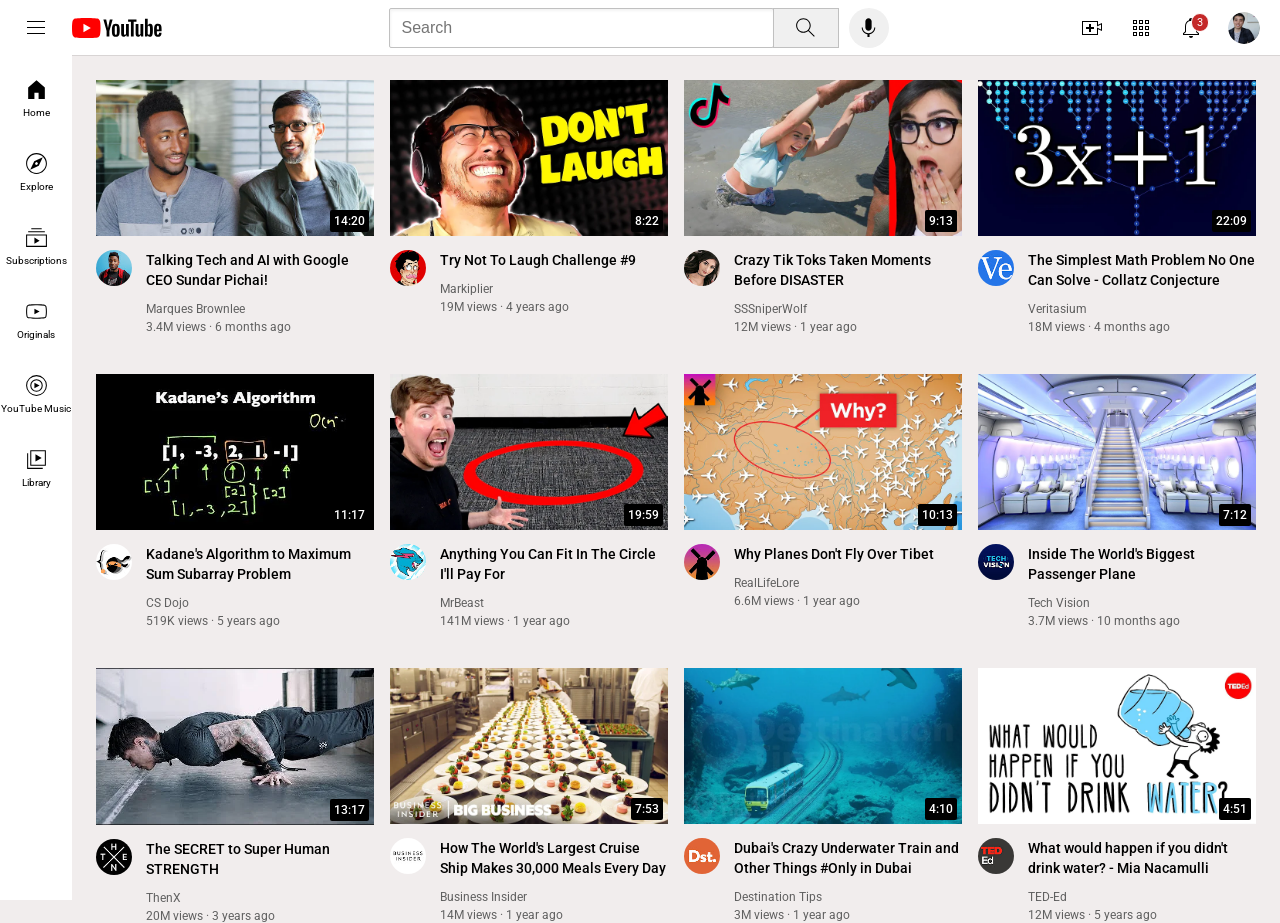
<file: index.html>
<!DOCTYPE html>
<html>
  <head>
    <title>YouTube Clone</title>
    <link rel="preconnect" href="https://fonts.googleapis.com" />
    <link rel="preconnect" href="https://fonts.gstatic.com" crossorigin />
    <link
      href="https://fonts.googleapis.com/css2?family=Roboto:wght@400;500;700&display=swap"
      rel="stylesheet"
    />
    <link rel="stylesheet" href="styles/general.css" />
    <link rel="stylesheet" href="styles/header.css" />
    <link rel="stylesheet" href="styles/video.css" />
    <link rel="stylesheet" href="styles/sidebar.css" />
  </head>

  <body>
    <header class="header">
      <div class="left-section">
        <img class="hamburger-menu" src="icons/hamburger-menu.svg" />
        <img class="youtube-logo" src="icons/youtube-logo.svg" />
      </div>

      <div class="middle-section">
        <input class="search-bar" type="text" placeholder="Search" />
        <button class="search-button">
          <img class="search-icon" src="icons/search.svg" />
          <div class="tooltip">Search</div>
        </button>

        <!-- Put position absolute inside position relative -->
        <button class="voice-search-button">
          <img class="voice-search-icon" src="icons/voice-search-icon.svg" />
          <div class="tooltip">Search with your voice</div>
        </button>
      </div>

      <div class="right-section">
        <div class="upload-icon-container">
          <img class="upload-icon" src="icons/upload.svg" />
          <div class="tooltip">Create</div>
        </div>
        <div class="youtube-apps-icon-container">
          <img class="youtube-apps-icon" src="icons/youtube-apps.svg" />
          <div class="tooltip">Youtube Apps</div>
        </div>
        <div class="notifications-icon-container">
          <img class="notifications-icon" src="icons/notifications.svg" />
          <div class="notifications-count">3</div>
          <div class="tooltip">Notifications</div>
        </div>
        <img
          class="current-user-picture"
          src="channel-pictures/my-channel.jpeg"
        />
      </div>
    </header>

    <nav class="sidebar">
      <div class="sidebar-link">
        <img src="icons/home.svg" />
        <div>Home</div>
      </div>
      <div class="sidebar-link">
        <img src="icons/explore.svg" />
        <div>Explore</div>
      </div>
      <div class="sidebar-link">
        <img src="icons/subscriptions.svg" />
        <div>Subscriptions</div>
      </div>
      <div class="sidebar-link">
        <img src="icons/originals.svg" />
        <div>Originals</div>
      </div>
      <div class="sidebar-link">
        <img src="icons/youtube-music.svg" />
        <div>YouTube Music</div>
      </div>
      <div class="sidebar-link">
        <img src="icons/library.svg" />
        <div>Library</div>
      </div>
    </nav>

    <main>
      <section class="video-grid">
        <div class="video-preview">
          <div class="thumbnail-row">
            <a href="https://youtu.be/n2RNcPRtAiY?si=3Nkg2Urz44gCgL9S">
              <img class="thumbnail" src="thumbnails/thumbnail-1.webp" />
            </a>
            <div class="video-time">14:20</div>
          </div>
          <div class="video-info-grid">
            <div class="channel-picture">
              <img
                class="profile-picture"
                src="channel-pictures/channel-1.jpeg"
              />
            </div>
            <div class="video-info">
              <a href="https://youtu.be/n2RNcPRtAiY?si=3Nkg2Urz44gCgL9S">
                <p class="video-title">
                  Talking Tech and AI with Google CEO Sundar Pichai!
                </p>
              </a>
              <p class="video-author">Marques Brownlee</p>
              <p class="video-stats">3.4M views &#183; 6 months ago</p>
            </div>
          </div>
        </div>

        <div class="video-preview">
          <div class="thumbnail-row">
            <a href="https://youtu.be/mP0RAo9SKZk?si=BLLdacafQ2HmBjCa">
              <img class="thumbnail" src="thumbnails/thumbnail-2.webp" />
            </a>
            <div class="video-time">8:22</div>
          </div>
          <div class="video-info-grid">
            <div class="channel-picture">
              <img
                class="profile-picture"
                src="channel-pictures/channel-2.jpeg"
              />
            </div>
            <div class="video-info">
              <a href="https://youtu.be/mP0RAo9SKZk?si=BLLdacafQ2HmBjCa">
                <p class="video-title">Try Not To Laugh Challenge #9</p>
              </a>
              <p class="video-author">Markiplier</p>
              <p class="video-stats">19M views &#183; 4 years ago</p>
            </div>
          </div>
        </div>

        <div class="video-preview">
          <div class="thumbnail-row">
            <a href="https://youtu.be/FgjPQQeTh1w?si=oyj5vuwVCFcC1aUp">
              <img class="thumbnail" src="thumbnails/thumbnail-3.webp" />
            </a>
            <div class="video-time">9:13</div>
          </div>
          <div class="video-info-grid">
            <div class="channel-picture">
              <img
                class="profile-picture"
                src="channel-pictures/channel-3.jpeg"
              />
            </div>
            <div class="video-info">
              <a href="https://youtu.be/FgjPQQeTh1w?si=oyj5vuwVCFcC1aUp">
                <p class="video-title">
                  Crazy Tik Toks Taken Moments Before DISASTER
                </p>
              </a>
              <p class="video-author">SSSniperWolf</p>
              <p class="video-stats">12M views &#183; 1 year ago</p>
            </div>
          </div>
        </div>

        <div class="video-preview">
          <div class="thumbnail-row">
            <a href="https://youtu.be/094y1Z2wpJg?si=CzxMSbJ5jQRumPN8">
              <img class="thumbnail" src="thumbnails/thumbnail-4.webp" />
            </a>
            <div class="video-time">22:09</div>
          </div>
          <div class="video-info-grid">
            <div class="channel-picture">
              <img
                class="profile-picture"
                src="channel-pictures/channel-4.jpeg"
              />
            </div>
            <div class="video-info">
              <a href="https://youtu.be/094y1Z2wpJg?si=CzxMSbJ5jQRumPN8">
                <p class="video-title">
                  The Simplest Math Problem No One Can Solve - Collatz
                  Conjecture
                </p>
              </a>
              <p class="video-author">Veritasium</p>
              <p class="video-stats">18M views &#183; 4 months ago</p>
            </div>
          </div>
        </div>

        <div class="video-preview">
          <div class="thumbnail-row">
            <a href="https://youtu.be/86CQq3pKSUw?si=jCmR1e_RUv9CwmU_">
              <img class="thumbnail" src="thumbnails/thumbnail-5.webp" />
            </a>
            <div class="video-time">11:17</div>
          </div>
          <div class="video-info-grid">
            <div class="channel-picture">
              <img
                class="profile-picture"
                src="channel-pictures/channel-5.jpeg"
              />
            </div>
            <div class="video-info">
              <a href="https://youtu.be/86CQq3pKSUw?si=jCmR1e_RUv9CwmU_">
                <p class="video-title">
                  Kadane's Algorithm to Maximum Sum Subarray Problem
                </p>
              </a>
              <p class="video-author">CS Dojo</p>
              <p class="video-stats">519K views &#183; 5 years ago</p>
            </div>
          </div>
        </div>

        <div class="video-preview">
          <div class="thumbnail-row">
            <a href="https://youtu.be/yXWw0_UfSFg?si=TXi4uKXYVVQimwFG">
              <img class="thumbnail" src="thumbnails/thumbnail-6.webp" />
            </a>
            <div class="video-time">19:59</div>
          </div>
          <div class="video-info-grid">
            <div class="channel-picture">
              <img
                class="profile-picture"
                src="channel-pictures/channel-6.jpeg"
              />
            </div>
            <div class="video-info">
              <a href="https://youtu.be/yXWw0_UfSFg?si=TXi4uKXYVVQimwFG">
                <p class="video-title">
                  Anything You Can Fit In The Circle I'll Pay For
                </p>
              </a>
              <p class="video-author">MrBeast</p>
              <p class="video-stats">141M views &#183; 1 year ago</p>
            </div>
          </div>
        </div>

        <div class="video-preview">
          <div class="thumbnail-row">
            <a href="https://youtu.be/fNVa1qMbF9Y?si=WDnK4EqzupYsXgk7">
              <img class="thumbnail" src="thumbnails/thumbnail-7.webp" />
            </a>
            <div class="video-time">10:13</div>
          </div>
          <div class="video-info-grid">
            <div class="channel-picture">
              <img
                class="profile-picture"
                src="channel-pictures/channel-7.jpeg"
              />
            </div>
            <div class="video-info">
              <a href="https://youtu.be/fNVa1qMbF9Y?si=WDnK4EqzupYsXgk7">
                <p class="video-title">Why Planes Don't Fly Over Tibet</p>
              </a>
              <p class="video-author">RealLifeLore</p>
              <p class="video-stats">6.6M views &#183; 1 year ago</p>
            </div>
          </div>
        </div>

        <div class="video-preview">
          <div class="thumbnail-row">
            <a href="https://youtu.be/lFm4EM1juls?si=35cLLWgdjdt_BScR">
              <img class="thumbnail" src="thumbnails/thumbnail-8.webp" />
            </a>
            <div class="video-time">7:12</div>
          </div>
          <div class="video-info-grid">
            <div class="channel-picture">
              <img
                class="profile-picture"
                src="channel-pictures/channel-8.jpeg"
              />
            </div>
            <div class="video-info">
              <a href="https://youtu.be/lFm4EM1juls?si=35cLLWgdjdt_BScR">
                <p class="video-title">
                  Inside The World's Biggest Passenger Plane
                </p>
              </a>
              <p class="video-author">Tech Vision</p>
              <p class="video-stats">3.7M views &#183; 10 months ago</p>
            </div>
          </div>
        </div>

        <div class="video-preview">
          <div class="thumbnail-row">
            <a href="https://youtu.be/ixmxOlcrlUc?si=b7TiDohu0cW08gZW">
              <img class="thumbnail" src="thumbnails/thumbnail-9.webp" />
            </a>
            <div class="video-time">13:17</div>
          </div>
          <div class="video-info-grid">
            <div class="channel-picture">
              <img
                class="profile-picture"
                src="channel-pictures/channel-9.jpeg"
              />
            </div>
            <div class="video-info">
              <a href="https://youtu.be/ixmxOlcrlUc?si=b7TiDohu0cW08gZW">
                <p class="video-title">The SECRET to Super Human STRENGTH</p>
              </a>
              <p class="video-author">ThenX</p>
              <p class="video-stats">20M views &#183; 3 years ago</p>
            </div>
          </div>
        </div>

        <div class="video-preview">
          <div class="thumbnail-row">
            <a href="https://youtu.be/R2vXbFp5C9o?si=XcuGPrxyAK96Apza">
              <img class="thumbnail" src="thumbnails/thumbnail-10.webp" />
            </a>
            <div class="video-time">7:53</div>
          </div>
          <div class="video-info-grid">
            <div class="channel-picture">
              <img
                class="profile-picture"
                src="channel-pictures/channel-10.jpeg"
              />
            </div>
            <div class="video-info">
              <a href="https://youtu.be/R2vXbFp5C9o?si=XcuGPrxyAK96Apza">
                <p class="video-title">
                  How The World's Largest Cruise Ship Makes 30,000 Meals Every
                  Day
                </p>
              </a>
              <p class="video-author">Business Insider</p>
              <p class="video-stats">14M views &#183; 1 year ago</p>
            </div>
          </div>
        </div>

        <div class="video-preview">
          <div class="thumbnail-row">
            <a href="https://youtu.be/0nZuYyXET3s?si=OpTHjKNVzb51xybX">
              <img class="thumbnail" src="thumbnails/thumbnail-11.webp" />
            </a>
            <div class="video-time">4:10</div>
          </div>
          <div class="video-info-grid">
            <div class="channel-picture">
              <img
                class="profile-picture"
                src="channel-pictures/channel-11.jpeg"
              />
            </div>
            <div class="video-info">
              <a href="https://youtu.be/0nZuYyXET3s?si=OpTHjKNVzb51xybX">
                <p class="video-title">
                  Dubai's Crazy Underwater Train and Other Things &#x23;Only in
                  Dubai
                </p>
              </a>
              <p class="video-author">Destination Tips</p>
              <p class="video-stats">3M views &#183; 1 year ago</p>
            </div>
          </div>
        </div>

        <div class="video-preview">
          <div class="thumbnail-row">
            <a href="https://youtu.be/9iMGFqMmUFs?si=8flEv545ijurfwQD">
              <img class="thumbnail" src="thumbnails/thumbnail-12.webp" />
            </a>
            <div class="video-time">4:51</div>
          </div>
          <div class="video-info-grid">
            <div class="channel-picture">
              <img
                class="profile-picture"
                src="channel-pictures/channel-12.jpeg"
              />
            </div>
            <div class="video-info">
              <a href="https://youtu.be/9iMGFqMmUFs?si=8flEv545ijurfwQD">
                <p class="video-title">
                  What would happen if you didn't drink water? - Mia Nacamulli
                </p>
              </a>
              <p class="video-author">TED-Ed</p>
              <p class="video-stats">12M views &#183; 5 years ago</p>
            </div>
          </div>
        </div>
      </section>
    </main>
  </body>
</html>
</file>
<file: styles/general.css>
p {
  margin-top: 0;
  margin-bottom: 0;
}

body {
  font-family: Roboto, Arial;
  margin: 0;
  padding-top: 80px;
  padding-left: 96px;
  padding-right: 24px;
  background-color: rgb(241, 237, 237);
}

a {
 color: black;
}

a:link { 
  text-decoration: none; 
} 
a:visited { 
  text-decoration: none; 
} 
a:hover { 
  text-decoration: none; 
} 
a:active { 
  text-decoration: none; 
}
</file>
<file: styles/header.css>
.header {
  height: 55px;

  display: flex;
  flex-direction: row;
  justify-content: space-between;

  position: fixed;
  top: 0;
  left: 0;
  right: 0;
  z-index: 100;

  background-color: white;

  border-bottom-width: 1px;
  border-bottom-style: solid;
  border-bottom-color: rgb(216, 212, 212);
}

.left-section {
  display: flex;
  align-items: center;
}

.hamburger-menu {
  height: 24px;
  margin-left: 24px;
  margin-right: 24px;
  cursor: pointer;
}

.youtube-logo {
  height: 20px;
  cursor: pointer;
}

.middle-section {
  flex: 1;
  margin-left: 70px;
  margin-right: 35px;
  max-width: 500px;
  display: flex;
  align-items: center;
}

.search-button {
  height: 40px;
  width: 66px;
  background-color: rgb(240, 240, 240);
  border-width: 1px;
  border-style: solid;
  border-color: rgb(192, 192, 192);
  margin-left: -1px;
  margin-right: 10px;
}

.search-button,
.voice-search-button,
.upload-icon-container,
.youtube-apps-icon-container,
.notifications-icon-container {
  position: relative;
  display: flex;
  justify-content: center;
  align-items: center;
  cursor: pointer;
}

.search-button .tooltip,
.voice-search-button .tooltip,
.upload-icon-container .tooltip,
.youtube-apps-icon-container .tooltip,
.notifications-icon-container .tooltip {
  position: absolute;
  background-color: gray;
  color: white;
  padding-top: 8px;
  padding-bottom: 8px;
  padding-left: 8px;
  padding-right: 6px;
  border-radius: 2px;
  font-size: 12px;
  bottom: -32px;
  opacity: 0;
  transition: opacity 0.15s;
  pointer-events: none;
  white-space: nowrap;
}

.search-button:hover .tooltip,
.voice-search-button:hover .tooltip,
.upload-icon-container:hover .tooltip,
.youtube-apps-icon-container:hover .tooltip,
.notifications-icon-container:hover .tooltip {
  opacity: 1;
}

.voice-search-button {
  height: 40px;
  width: 40px;
  border-radius: 20px;
  border: none;
  background-color: rgb(240, 240, 240);
}

.voice-search-icon {
  height: 25px;
}

.search-bar {
  flex: 1;
  height: 36px;
  padding-left: 12px;
  font-size: 16px;
  border: 1px solid rgb(192, 192, 192);
  border-radius: 2px;
  box-shadow: inset 1px 2px 3px rgba(0, 0, 0, 0.05);
  width: 0;
}

.search-bar::placeholder {
  font-size: 16px;
}

.search-icon {
  height: 25px;
}

.right-section {
  width: 180px;
  display: flex;
  align-items: center;
  justify-content: space-between;
  margin-right: 20px;
  flex-shrink: 0;
}

.upload-icon {
  height: 24px;
}

.youtube-apps-icon {
  height: 24px;
}

.notifications-icon {
  height: 24px;
}

.notifications-icon-container {
  position: relative;
}

.notifications-count {
  position: absolute;
  top: -3px;
  right: -6px;
  background-color: rgb(196, 41, 41);
  color: white;
  font-size: 11px;
  padding-left: 5px;
  padding-right: 5px;
  padding-top: 2px;
  padding-bottom: 2px;
  border-radius: 10px;
  border: 0.5px;
  border-style: solid;
  border-color: white;
}

.current-user-picture {
  height: 32px;
  border-radius: 16px;
  cursor: pointer;
}
</file>
<file: styles/video.css>
.thumbnail {
  width: 100%;
}

.video-title {
  margin-top: 0;
  font-size: 14px;
  font-weight: 500;
  line-height: 20px;
  margin-bottom: 12px;
}

.video-info-grid {
  display: grid;
  grid-template-columns: 50px 1fr;
}

.profile-picture {
  width: 36px;
  border-radius: 40px;
}

.thumbnail-row {
  margin-bottom: 10px;
  position: relative;
}

.video-author,
.video-stats {
  font-size: 12px;
  color: rgb(96, 96, 96);
}

.video-author {
  margin-bottom: 4px;
}

.video-grid {
  display: grid;
  grid-template-columns: 1fr 1fr 1fr;
  column-gap: 16px;
  row-gap: 40px;
}

@media (max-width: 750px) {
  .video-grid {
    grid-template-columns: 1fr 1fr;
  }
}

@media (min-width: 751px) and (max-width: 999px) {
  .video-grid {
    grid-template-columns: 1fr 1fr 1fr;
  }
}

@media (min-width: 1000px) {
  .video-grid {
    grid-template-columns: 1fr 1fr 1fr 1fr;
  }
}

.video-time {
  font-size: 12px;
  font-weight: 500;
  padding: 4px;
  border-radius: 2px;
  background-color: black;
  color: white;
  position: absolute;
  bottom: 8px;
  right: 5px;
}
</file>
<file: styles/sidebar.css>
.sidebar {
  position: fixed;
  left: 0;
  bottom: 0;
  top: 55px;
  background-color: white;
  width: 72px;
  z-index: 200;
  padding-top: 5px;
}

.sidebar-link {
  height: 74px;
  display: flex;
  align-items: center;
  justify-content: center;
  flex-direction: column;
  cursor: pointer;
}

.sidebar-link:hover {
  background-color: rgb(214, 210, 210);
}

.sidebar-link img {
  height: 25px;
  margin-bottom: 5px;
}

.sidebar-link div {
  font-size: 10px;
}
</file>
